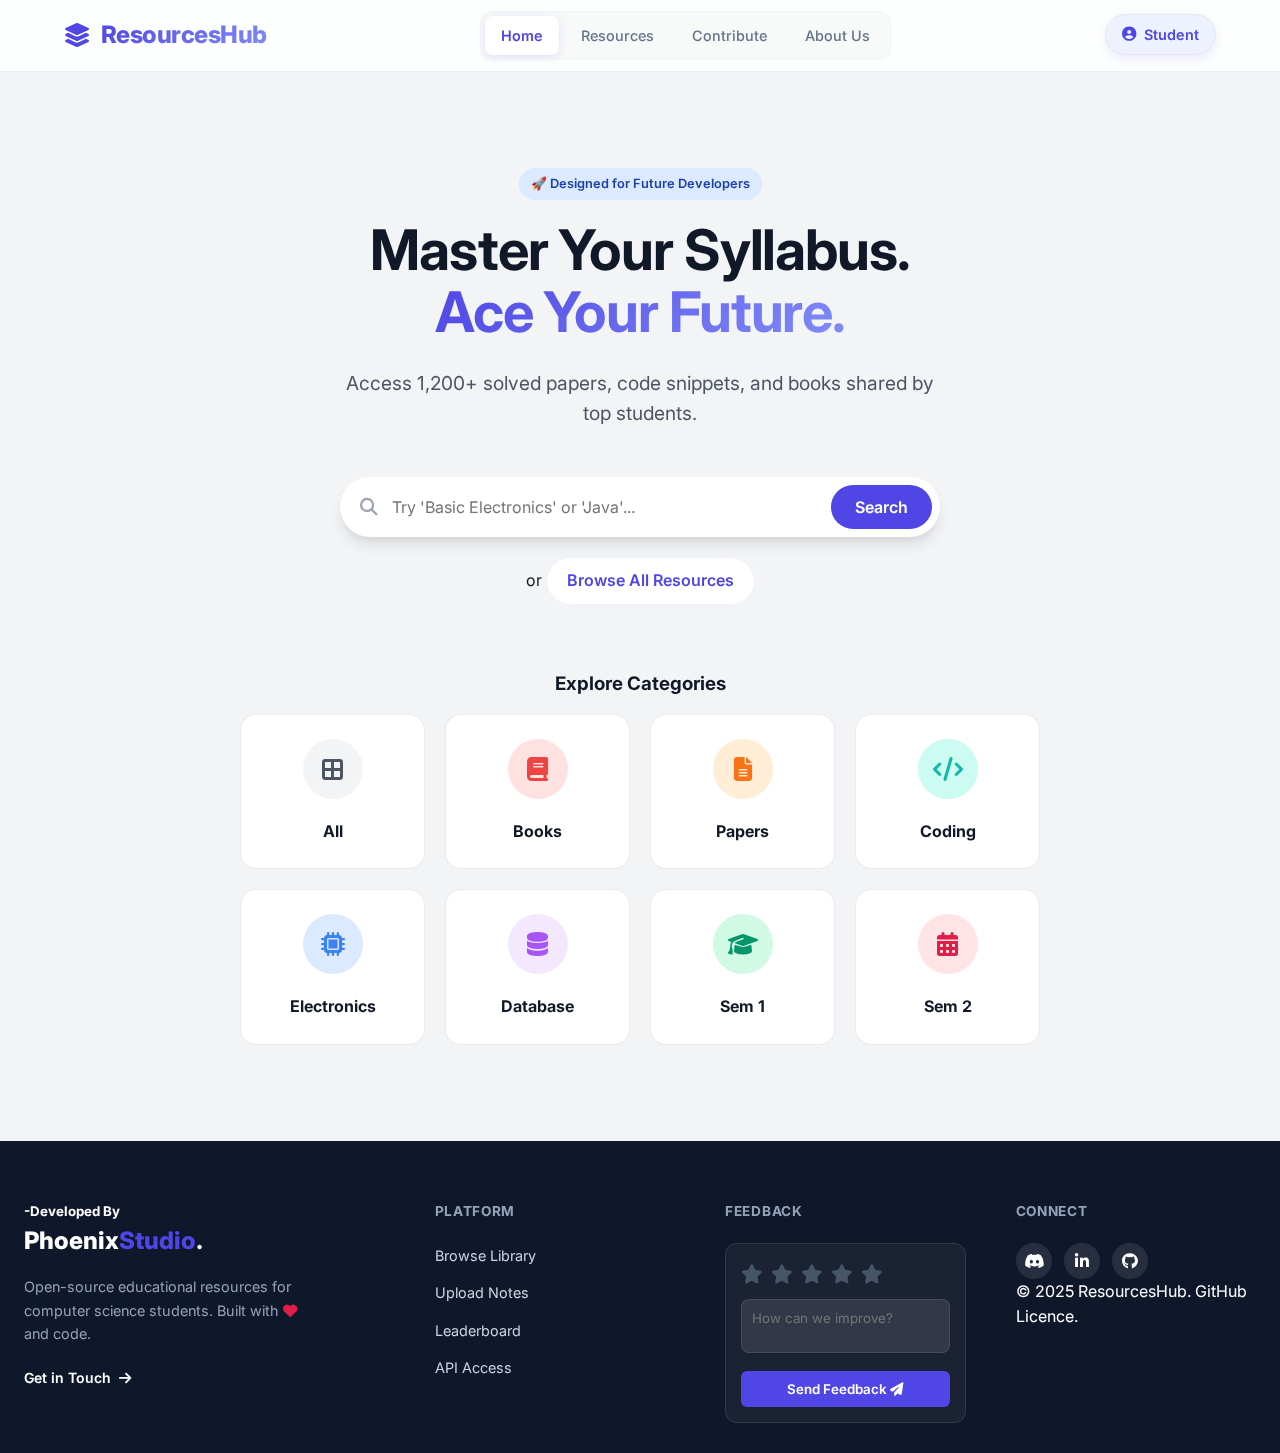
<file: index.html>
<!DOCTYPE html>
<html lang="en">
<head>
    <meta charset="UTF-8">
    <meta name="viewport" content="width=device-width, initial-scale=1.0">
    <title>Home | ResourcesHub</title>
    <link rel="apple-touch-icon" sizes="180x180" href="assets/apple-touch-icon.png">
    <link rel="icon" type="image/png" sizes="32x32" href="assets/favicon-32x32.png">
    <link rel="icon" type="image/png" sizes="16x16" href="assets/favicon-16x16.png">
    <link rel="manifest" href="assets/site.webmanifest">
    <link href="https://fonts.googleapis.com/css2?family=Inter:wght@400;500;600;700;800&display=swap" rel="stylesheet">
    <link href="https://cdnjs.cloudflare.com/ajax/libs/font-awesome/6.4.0/css/all.min.css" rel="stylesheet">
    <link rel="stylesheet" href="style.css">
</head>
<body class="home-body">

    <div class="mobile-nav-overlay" id="mobileOverlay" onclick="toggleMobileMenu()"></div>

    <header>
        <div class="brand">
            <i class="fas fa-layer-group" style="color: var(--primary);"></i> 
            <span>ResourcesHub</span>
        </div>
        
        <nav class="desktop-nav">
            <a href="./" class="active">Home</a>
            <a href="./resources">Resources</a>
            <a href="./contribute">Contribute</a>
            <a href="./#footer">About Us</a>
        </nav>

        <div class="header-actions">
            <div class="user-pill"><i class="fas fa-user-circle"></i> Student</div>
            <button class="hamburger-btn" aria-label="Toggle Menu" onclick="toggleMobileMenu()">
                <i class="fas fa-bars"></i>
            </button>
        </div>
    </header>

    <div class="mobile-menu" id="mobileMenu">
        <div class="mobile-menu-header">
            <span class="brand">Menu</span>
            <button onclick="toggleMobileMenu()"><i class="fas fa-times"></i></button>
        </div>
        <a href="./" class="active"><i class="fas fa-home"></i> Home</a>
        <a href="./resources"><i class="fas fa-book-open"></i> Resources</a>
        <a href="./contribute"><i class="fas fa-upload"></i> Contribute</a>
        <a href="./#footer"><i class="fas fa-info-circle"></i> About Us</a>
    </div>

    <div class="container center-layout home-hero-container">
        <div class="hero">
            <div class="badge-pill">🚀 Designed for Future Developers</div>
            <h1>Master Your Syllabus.<br><span class="gradient-text">Ace Your Future.</span></h1>
            <p class="hero-sub">Access 1,200+ solved papers, code snippets, and books shared by top students.</p>
            
            <div class="search-hero-wrapper">
                <div class="search-hero">
                    <i class="fas fa-search search-icon"></i>
                    <input type="text" id="homeSearchInput" placeholder="Try 'Basic Electronics' or 'Java'..." aria-label="Search resources">
                    <button onclick="performHomeSearch()">Search</button>
                </div>
                <div class="hero-cta-group">
                    <span class="or-divider">or</span>
                    <a href="./resources" class="btn-secondary">Browse All Resources</a>
                </div>
            </div>

            <h3 class="section-header-center">Explore Categories</h3>
            <div class="dashboard-grid center-grid">
                <a href="resources.html?cat=all" class="stat-card hover-card">
                    <div class="icon-box bg-gray"><i class="fa-solid fa-border-all"></i></div>
                    <h4>All</h4>
                </a>
                <a href="resources.html?cat=Book" class="stat-card hover-card">
                    <div class="icon-box bg-red"><i class="fas fa-book"></i></div>
                    <h4>Books</h4>
                </a>
                <a href="resources.html?cat=Paper" class="stat-card hover-card">
                    <div class="icon-box bg-orange"><i class="fas fa-file-alt"></i></div>
                    <h4>Papers</h4>
                </a>
                <a href="resources.html?cat=C%2B%2B" class="stat-card hover-card">
                    <div class="icon-box bg-teal"><i class="fas fa-code"></i></div>
                    <h4>Coding</h4>
                </a>
                <a href="./resources.html?cat=Electronics" class="stat-card hover-card">
                    <div class="icon-box bg-blue"><i class="fas fa-microchip"></i></div>
                    <h4>Electronics</h4>
                </a>
                <a href="./resources.html?cat=SQL" class="stat-card hover-card">
                    <div class="icon-box bg-purple"><i class="fas fa-database"></i></div>
                    <h4>Database</h4>
                </a>
                <a href="resources.html?sem=1" class="stat-card hover-card">
                    <div class="icon-box bg-emerald">
                    <i class="fas fa-graduation-cap"></i></div>
                    <h4>Sem 1</h4>
                </a>
                <a href="resources.html?sem=2" class="stat-card hover-card">
                    <div class="icon-box bg-rose">
                    <i class="fas fa-calendar-days"></i></div>
                    <h4>Sem 2</h4>
                </a>
            </div>
        </div>
    </div>

    <footer class="modern-footer" id="footer">
        <div class="footer-container">
            <div class="footer-col brand-col">
                <h5>-Developed By</h5>
                <div class="logo">Phoenix<span class="highlight">Studio</span>.</div>
                <p class="bio">
                    Open-source educational resources for computer science students. Built with <i class="fas fa-heart" style="color:#e11d48;"></i> and code.
                </p>
                <a href="https://wa.link/nazmb6" class="btn-contact">Get in Touch <i class="fas fa-arrow-right"></i></a>
            </div>

            <div class="footer-col platform">
                <h4>Platform</h4>
                <ul class="footer-links">
                    <li><a href="./resources">Browse Library</a></li>
                    <li><a href="./contribute">Upload Notes</a></li>
                    <li><a href="#">Leaderboard</a></li>
                    <li><a href="#">API Access</a></li>
                </ul>
            </div>

            <div class="footer-col review-col">
                <h4>Feedback</h4>
                <div class="review-form-card">
                    <form action="#" onsubmit="event.preventDefault(); alert('Thank You For Your Valuable Feedback !!');">
                        <div class="star-rating">
                            <input type="radio" name="rating" id="star5" value="5"><label for="star5" title="Excellent"><i class="fas fa-star"></i></label>
                            <input type="radio" name="rating" id="star4" value="4"><label for="star4" title="Good"><i class="fas fa-star"></i></label>
                            <input type="radio" name="rating" id="star3" value="3"><label for="star3" title="Average"><i class="fas fa-star"></i></label>
                            <input type="radio" name="rating" id="star2" value="2"><label for="star2" title="Poor"><i class="fas fa-star"></i></label>
                            <input type="radio" name="rating" id="star1" value="1"><label for="star1" title="Bad"><i class="fas fa-star"></i></label>
                        </div>
                        <textarea placeholder="How can we improve?" required></textarea>
                        <button type="submit" class="btn-submit">Send Feedback <i class="fas fa-paper-plane"></i></button>
                    </form>
                </div>
            </div>

            <div class="footer-col social-col">
                <h4>Connect</h4>
                <div class="social-links">
                    <a href="https://discord.com/users/1458341482875457568" class="social-btn discord"><i class="fab fa-discord"></i></a>
                    <a href="https://www.linkedin.com/in/aditya688" class="social-btn linkedin"><i class="fab fa-linkedin-in"></i></a>
                    <a href="https://github.com/aditya-godase" class="social-btn github"><i class="fab fa-github"></i></a>
                </div>
                <p class="copyright">© 2025 ResourcesHub. GitHub Licence.</p>
            </div>
        </div>
    </footer>

    <script src="script.js"></script>
</body>
</html>
</file>
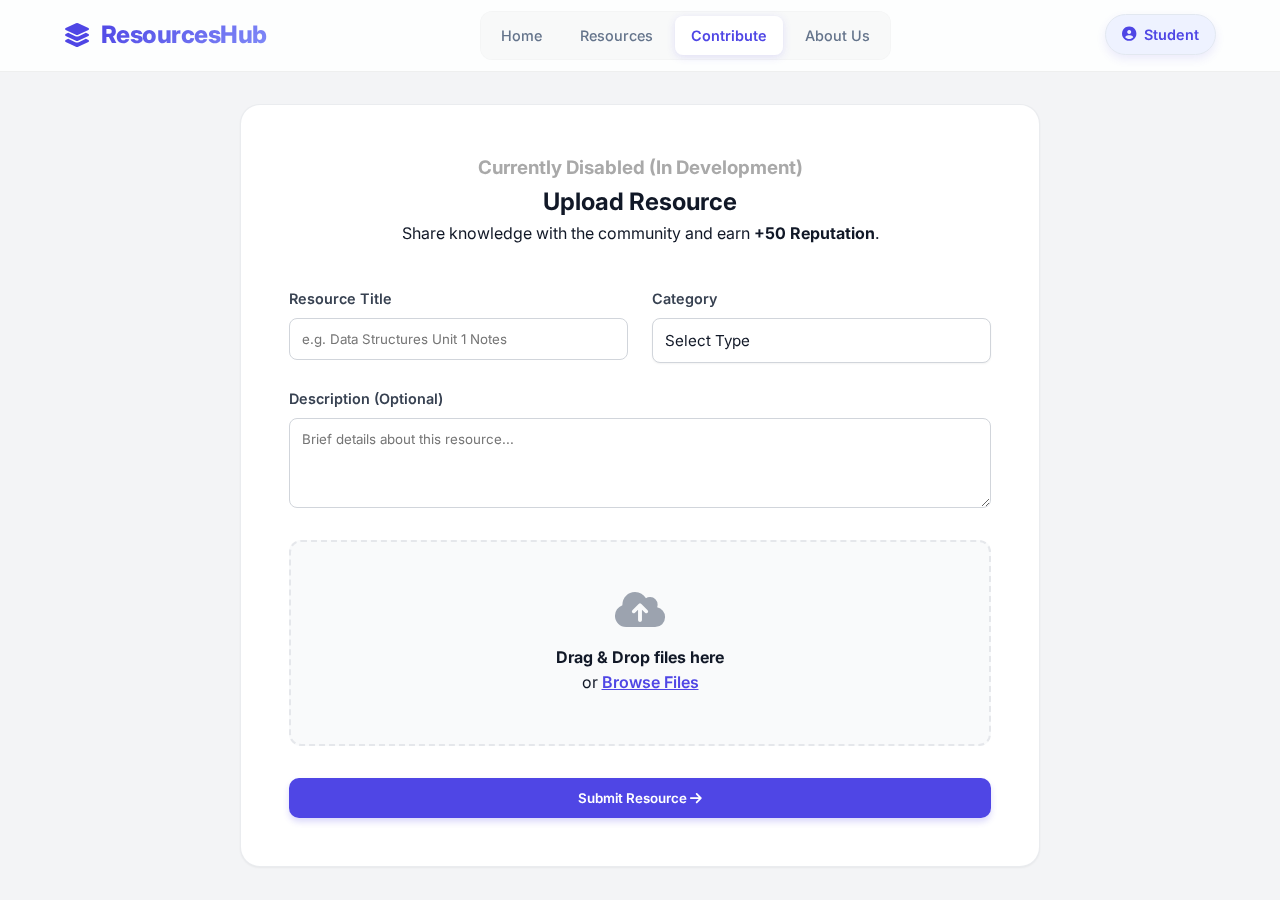
<file: contribute.html>
<!DOCTYPE html>
<html lang="en">
<head>
    <meta charset="UTF-8">
    <meta name="viewport" content="width=device-width, initial-scale=1.0">
    <title>Contribute | ResourcesHub</title>
    <link rel="apple-touch-icon" sizes="180x180" href="assets/apple-touch-icon.png">
    <link rel="icon" type="image/png" sizes="32x32" href="assets/favicon-32x32.png">
    <link rel="icon" type="image/png" sizes="16x16" href="assets/favicon-16x16.png">
    <link rel="manifest" href="assets/site.webmanifest">
    <link href="https://fonts.googleapis.com/css2?family=Inter:wght@400;500;600;700&display=swap" rel="stylesheet">
    <link href="https://cdnjs.cloudflare.com/ajax/libs/font-awesome/6.4.0/css/all.min.css" rel="stylesheet">
    <link rel="stylesheet" href="style.css">
</head>
<body>

    <div class="mobile-nav-overlay" id="mobileOverlay" onclick="toggleMobileMenu()"></div>

    <header>
        <div class="brand">
            <i class="fas fa-layer-group" style="color: var(--primary);"></i> 
            <span>ResourcesHub</span>
        </div>
        <nav class="desktop-nav">
            <a href="./">Home</a>
            <a href="./resources">Resources</a>
            <a href="./contribute"  class="active">Contribute</a>
            <a href="./#footer">About Us</a>
        </nav>
        <div class="header-actions">
            <div class="user-pill"><i class="fas fa-user-circle"></i> Student</div>
            <button class="hamburger-btn" onclick="toggleMobileMenu()"><i class="fas fa-bars"></i></button>
        </div>
    </header>

    <div class="mobile-menu" id="mobileMenu">
        <div class="mobile-menu-header">
            <span class="brand">Menu</span>
            <button onclick="toggleMobileMenu()"><i class="fas fa-times"></i></button>
        </div>
        <a href="./"><i class="fas fa-home"></i> Home</a>
        <a href="./resources" class="active"><i class="fas fa-book-open"></i> Resources</a>
        <a href="./contribute"><i class="fas fa-upload"></i> Contribute</a>
        <a href="./#footer"><i class="fas fa-info-circle"></i> About Us</a>
    </div>
    
    <div class="container center-layout">
        <div class="upload-card">
            <div class="upload-header">
                <h3 style="color: darkgray;">Currently Disabled (In Development)</h3>
                <h2>Upload Resource</h2>
                <p>Share knowledge with the community and earn <strong>+50 Reputation</strong>.</p>
            </div>

            <form onsubmit="handleUpload(event)">
                <div class="form-grid">
                    <div class="form-group">
                        <label>Resource Title</label>
                        <input type="text" placeholder="e.g. Data Structures Unit 1 Notes" required>
                    </div>
                    <div class="form-group">
                        <label>Category</label>
                        <div class="select-wrapper">
                            <select required>
                                <option value="" disabled selected>Select Type</option>
                                <option>Notes / Book</option>
                                <option>Question Paper</option>
                                <option>Code Snippet</option>
                            </select>
                        </div>
                    </div>
                </div>

                <div class="form-group">
                    <label>Description (Optional)</label>
                    <textarea rows="4" placeholder="Brief details about this resource..."></textarea>
                </div>

                <div class="drop-zone" id="dropZone">
                    <div class="drop-content">
                        <i class="fas fa-cloud-upload-alt"></i>
                        <h4>Drag & Drop files here</h4>
                        <p>or <span class="browse-link">Browse Files</span></p>
                    </div>
                    <input type="file" id="fileInput" hidden>
                </div>

                <button type="submit" class="btn-primary full-width">
                    Submit Resource <i class="fas fa-arrow-right"></i>
                </button>
            </form>
        </div>
    </div>

    <script src="script.js"></script>
</body>
</html>
</file>
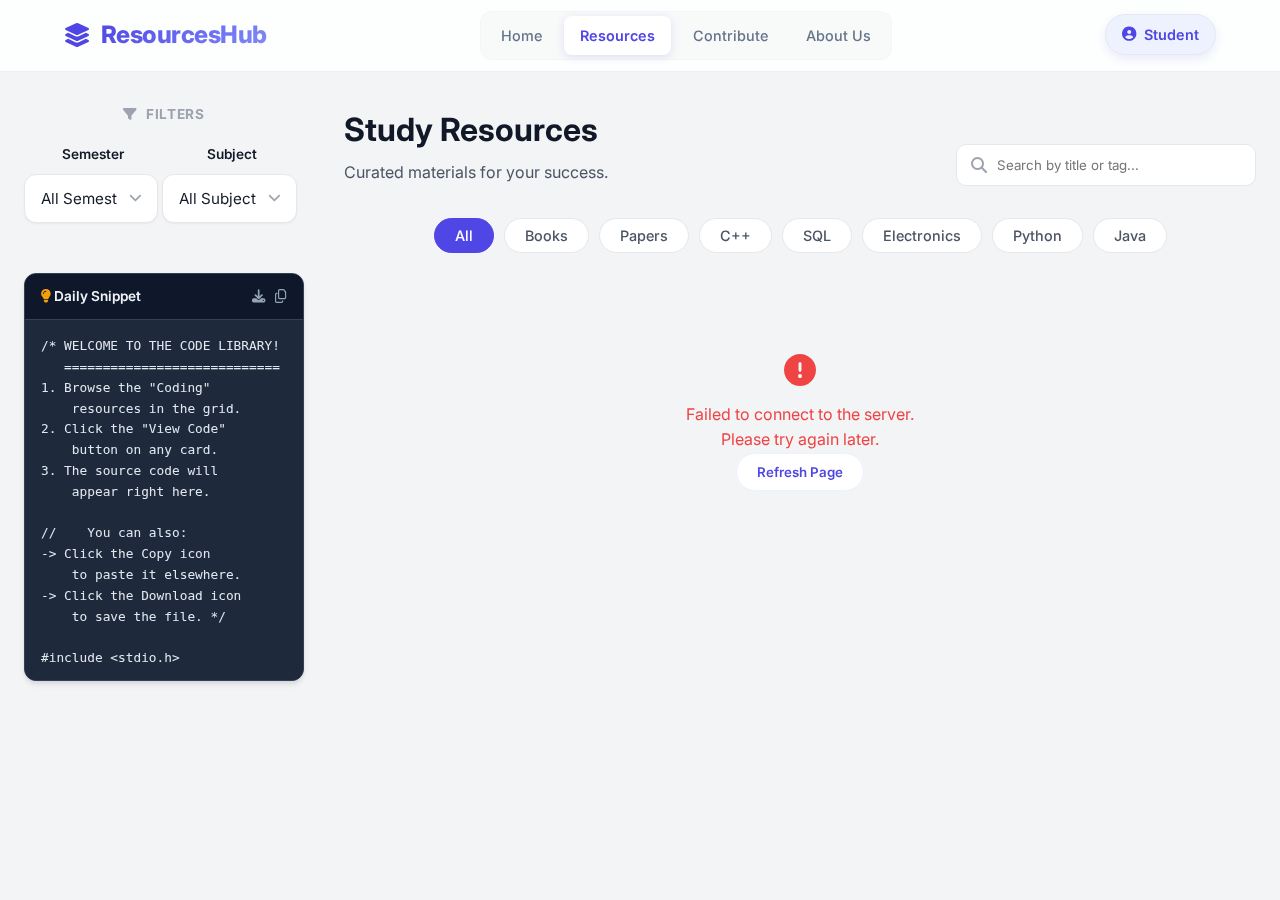
<file: resources.html>
<!DOCTYPE html>
<html lang="en">

<head>
    <meta charset="UTF-8">
    <meta name="viewport" content="width=device-width, initial-scale=1.0">
    <title>Library | ResourcesHub</title>
    <link rel="apple-touch-icon" sizes="180x180" href="assets/apple-touch-icon.png">
    <link rel="icon" type="image/png" sizes="32x32" href="assets/favicon-32x32.png">
    <link rel="icon" type="image/png" sizes="16x16" href="assets/favicon-16x16.png">
    <link rel="manifest" href="assets/site.webmanifest">
    <link href="https://fonts.googleapis.com/css2?family=Inter:wght@400;500;600;700&display=swap" rel="stylesheet">
    <link href="https://cdnjs.cloudflare.com/ajax/libs/font-awesome/6.4.0/css/all.min.css" rel="stylesheet">
    <link rel="stylesheet" href="style.css">
</head>

<body>

    <div class="mobile-nav-overlay" id="mobileOverlay" onclick="toggleMobileMenu()"></div>

    <header>
        <div class="brand">
            <i class="fas fa-layer-group" style="color: var(--primary);"></i> 
            <span>ResourcesHub</span>
        </div>
        <nav class="desktop-nav">
            <a href="./">Home</a>
            <a href="./resources" class="active">Resources</a>
            <a href="./contribute">Contribute</a>
            <a href="./#footer">About Us</a>
        </nav>
        <div class="header-actions">
            <div class="user-pill"><i class="fas fa-user-circle"></i> Student</div>
            <button class="hamburger-btn" onclick="toggleMobileMenu()"><i class="fas fa-bars"></i></button>
        </div>
    </header>

    <div class="mobile-menu" id="mobileMenu">
        <div class="mobile-menu-header">
            <span class="brand">Menu</span>
            <button onclick="toggleMobileMenu()"><i class="fas fa-times"></i></button>
        </div>
        <a href="./"><i class="fas fa-home"></i> Home</a>
        <a href="./resources" class="active"><i class="fas fa-book-open"></i> Resources</a>
        <a href="./contribute"><i class="fas fa-upload"></i> Contribute</a>
        <a href="./#footer"><i class="fas fa-info-circle"></i> About Us</a>
    </div>

    <div class="container main-layout">

        <aside class="sidebar">
            <div class="sidebar-sticky">
                <div class="filter-group">
                    <h3><i class="fas fa-filter"></i> Filters</h3>

                    <div class="input-group">
                        <label align="center">Semester</label>
                        <div class="select-wrapper">
                            <select id="semFilter" onchange="updateSubjects()">
                                <option value="all">All Semesters</option>
                                <option value="1">Semester 1</option>
                                <option value="2">Semester 2</option>
                                <option value="3">Semester 3</option>
                            </select>
                            <i class="fas fa-chevron-down custom-arrow"></i>
                        </div>
                    </div>

                    <div class="input-group">
                        <label align="center">Subject</label>
                        <div class="select-wrapper">
                            <select id="subjectFilter" onchange="filterResources()">
                                <option value="all">All Subjects</option>
                            </select>
                            <i class="fas fa-chevron-down custom-arrow"></i>
                        </div>
                    </div>
                </div>

                <div class="code-widget">
                    <div class="widget-header">
                        <span id="widgetTitle"><i class="fas fa-lightbulb text-yellow"></i> Daily Snippet</span>

                        <div style="display: flex; gap: 10px;">
                            <button id="desktopDownloadBtn" class="copy-btn-mini"
                                onclick="handleDownload(this, 'sidebarCodeBlock')" title="Download File">
                                <i class="fas fa-download"></i>
                            </button>

                            <button class="copy-btn-mini" onclick="handleCopy(this, 'sidebarCodeBlock')"
                                title="Copy Code">
                                <i class="far fa-copy"></i>
                            </button>
                        </div>
                    </div>
                    <div class="code-scroll-area">
<pre><code id="sidebarCodeBlock" class="language-c">/* WELCOME TO THE CODE LIBRARY!
   ============================
1. Browse the "Coding"
    resources in the grid.
2. Click the "View Code"
    button on any card.
3. The source code will 
    appear right here.

//    You can also:
-> Click the Copy icon 
    to paste it elsewhere.
-> Click the Download icon 
    to save the file. */

#include &lt;stdio.h&gt;

    int main() {
        printf("Happy Coding!");
        return 0;
    }
</code></pre>
                    </div>
                </div>
            </div>
        </aside>

        <main>
            <div class="page-header">
                <div class="header-content">
                    <h1>Study Resources</h1>
                    <p>Curated materials for your success.</p>
                </div>
                <div class="search-bar-wrapper">
                    <i class="fas fa-search"></i>
                    <input type="text" id="searchInput" placeholder="Search by title or tag..."
                        onkeyup="filterResources()">
                </div>
            </div>

            <div class="category-pills">
                <button class="pill active" onclick="setCategory('all', this)">All</button>
                <button class="pill" onclick="setCategory('Book', this)">Books</button>
                <button class="pill" onclick="setCategory('Paper', this)">Papers</button>
                <button class="pill" onclick="setCategory('C++', this)">C++</button>
                <button class="pill" onclick="setCategory('SQL', this)">SQL</button>
                <button class="pill" onclick="setCategory('Electronics', this)">Electronics</button>
                <button class="pill" onclick="setCategory('Python', this)">Python</button>
                <button class="pill" onclick="setCategory('Java', this)">Java</button>
            </div>

            <div id="resourceGrid" class="resource-grid">
            </div>
        </main>
    </div>

    <div class="center-code" id="codeAction">
        <div class="code-widget mobile-widget-style">
            <div class="widget-header">
                <span id="mobileWidgetTitle"
                    style="max-width: 60%; white-space: nowrap; overflow: hidden; text-overflow: ellipsis;">
                    <i class="fas fa-lightbulb text-yellow"></i> Daily Snippet
                </span>

                <div style="display: flex; gap: 12px;">
                    <button id="mobileDownloadBtn" class="copy-btn-mini"
                        onclick="handleDownload(this, 'mobileCodeBlock')" title="Download File">
                        <i class="fas fa-download"></i>
                    </button>

                    <button class="copy-btn-mini" onclick="handleCopy(this, 'mobileCodeBlock')" title="Copy Code">
                        <i class="far fa-copy"></i>
                    </button>
                </div>
            </div>
            <div class="m-code-scroll-area">
                <pre><code id="mobileCodeBlock" class="language-javascript">// Code will appear here...</code></pre>
            </div>
        </div>

        <button class="close-button" aria-label="Close" onclick="hideElement()">
            <i class="fa fa-times-circle"></i>
        </button>
    </div>

    <div id="toast" class="toast">
        <i class="fas fa-info-circle"></i> <span id="toastMsg">Notification...</span>
    </div>
    <script src="script.js"></script>
</body>
</html>
</file>
<file: style.css>
.mobile-menu,.mobile-nav-overlay{position:fixed;top:0;height:100%}.brand,.hero h1{letter-spacing:-.02em}.hero,.stat-card{text-align:center}.pill,.user-pill{white-space:nowrap}.bio,body{line-height:1.6}:root{--primary:#4f46e5;--primary-hover:#4338ca;--primary-light:#eef2ff;--secondary:#0f172a;--bg-body:#f3f4f6;--white:#ffffff;--glass-bg:rgba(255, 255, 255, 0.7);--card-border:rgba(229, 231, 235, 0.8);--text-dark:#111827;--text-gray:#4b5563;--text-light:#9ca3af;--radius:16px;--shadow-sm:0 1px 2px 0 rgba(0, 0, 0, 0.05);--shadow-md:0 4px 6px -1px rgba(0, 0, 0, 0.1),0 2px 4px -1px rgba(0, 0, 0, 0.06);--shadow-lg:0 10px 15px -3px rgba(0, 0, 0, 0.1),0 4px 6px -2px rgba(0, 0, 0, 0.05)}*{margin:0;padding:0;box-sizing:border-box}html{scroll-behavior:smooth;overflow-x:unset}body{width:100%;overflow-x:hidden;font-family:Inter,-apple-system,BlinkMacSystemFont,sans-serif;background:var(--bg-body);color:var(--text-dark);display:flex;flex-direction:column;min-height:100vh}.brand,header{display:flex;align-items:center}a{text-decoration:none;color:inherit;transition:color .2s}button,input,select,textarea{font-family:inherit}header{background:rgba(255,255,255,.85);backdrop-filter:blur(16px) saturate(180%);-webkit-backdrop-filter:blur(16px) saturate(180%);height:72px;padding:0 5%;width:100%;position:sticky;top:0;z-index:100;justify-content:space-between;border-bottom:1px solid rgba(0,0,0,.06);transition:background-color .3s}header.scrolled{box-shadow:0 4px 20px -2px rgba(0,0,0,.05);background:rgba(255,255,255,.95)}.brand{font-weight:800;font-size:1.5rem;gap:10px}.header-actions,.user-pill{align-items:center;display:flex}.brand span,.gradient-text{background:linear-gradient(135deg,var(--primary) 0,#818cf8 100%);-webkit-background-clip:text;background-clip:text;-webkit-text-fill-color:transparent}.brand:hover i{transform:rotate(-10deg) scale(1.1)}.desktop-nav{display:flex;gap:6px;background:rgba(0,0,0,.02);padding:4px;border-radius:12px;border:1px solid rgba(0,0,0,.02)}.desktop-nav a,.user-pill{padding:8px 16px;font-size:.9rem}.desktop-nav a{font-weight:500;color:#64748b;border-radius:8px;transition:.2s cubic-bezier(.4, 0, .2, 1);position:relative}.desktop-nav a:hover{color:var(--primary);background:#fff;box-shadow:0 2px 5px rgba(0,0,0,.03)}.desktop-nav a.active{color:var(--primary);background:#fff;font-weight:600;box-shadow:0 2px 8px rgba(79,70,229,.15)}.mobile-menu a.active,.mobile-menu a:hover,.user-pill{background:var(--primary-light);color:var(--primary)}.desktop-nav a.active::after{display:none}.header-actions{gap:16px}.user-pill{transform:translateY(-1px);box-shadow:0 4px 10px rgba(79,70,229,.1);border:1px solid #e2e8f0;gap:8px;transition:.2s}.user-pill i{color:var(--primary);transition:color .2s}.hamburger-btn{border-radius:8px;transition:background .2s}.hamburger-btn:hover{background:#f1f5f9}.header-actions{display:flex;align-items:center;gap:15px}.user-pill{border-radius:50px;font-weight:600}.hamburger-btn,.mobile-menu-header button{background:0 0;border:none;font-size:1.5rem;cursor:pointer}.hamburger-btn{display:none;color:var(--text-dark);padding:5px}.mobile-nav-overlay{left:0;width:100%;background:rgba(0,0,0,.5);z-index:101;display:none;opacity:0;transition:opacity .3s}.mobile-menu{right:-300px;width:280px;background:var(--white);z-index:102;padding:20px;box-shadow:-5px 0 15px rgba(0,0,0,.1);transition:right .3s cubic-bezier(.4, 0, .2, 1);display:flex;flex-direction:column;gap:10px}.mobile-menu-header{display:flex;justify-content:space-between;align-items:center;margin-bottom:20px;padding-bottom:15px;border-bottom:1px solid var(--card-border)}.search-bar-wrapper input:focus,.search-hero input:focus,.stat-card:hover{border-color:var(--primary)}.mobile-menu a{padding:12px 15px;border-radius:8px;font-weight:500;color:var(--text-gray);display:flex;align-items:center;gap:12px}.mobile-nav-open .mobile-menu{right:0}.mobile-nav-open .mobile-nav-overlay{display:block;opacity:1}.container{max-width:1280px;width:100%;margin:2rem auto;padding:0 24px;flex:1}.main-layout{display:grid;grid-template-columns:280px 1fr;gap:40px}.center-layout{display:flex;flex-direction:column;align-items:center}.home-hero-container{padding-top:4rem;padding-bottom:4rem}.hero{max-width:800px;margin:0 auto;width:100%}.badge-pill{display:inline-block;background:#dbeafe;color:#1e40af;font-size:.8rem;font-weight:600;padding:6px 12px;border-radius:20px;margin-bottom:20px}.hero h1{font-size:3.5rem;line-height:1.1;margin-bottom:1.5rem;color:var(--text-dark)}.filter-group h3,.footer-col h4{text-transform:uppercase;letter-spacing:.05em}.hero-sub{color:var(--text-gray);font-size:1.2rem;margin-bottom:3rem;max-width:600px;margin-left:auto;margin-right:auto}.search-hero-wrapper{display:flex;flex-direction:column;align-items:center;gap:20px;margin-bottom:4rem;width:100%}.filter-group h3,.section-header-center{margin-bottom:15px}.search-hero{position:relative;width:100%;max-width:600px;display:flex;align-items:center}.search-hero input{width:100%;padding:18px 24px 18px 50px;border-radius:50px;border:2px solid transparent;outline:0;box-shadow:var(--shadow-lg);font-size:1rem;transition:.3s}.search-icon{position:absolute;left:20px;color:#9ca3af;font-size:1.1rem}.search-hero button{position:absolute;right:8px;top:8px;bottom:8px;background:var(--primary);color:#fff;border:none;padding:0 24px;border-radius:40px;cursor:pointer;font-weight:600;font-size:1rem;transition:background .2s}.search-hero button:hover{background:var(--primary-hover)}.dashboard-grid{display:grid;grid-template-columns:repeat(auto-fit,minmax(160px,1fr));gap:20px;width:100%}.stat-card{background:#fff;padding:1.5rem;border-radius:var(--radius);border:1px solid var(--card-border);transition:.3s;display:flex;flex-direction:column;align-items:center;gap:15px}.stat-card:hover{transform:translateY(-5px);box-shadow:var(--shadow-md)}.icon-box{width:60px;height:60px;border-radius:50%;display:flex;align-items:center;justify-content:center;font-size:1.5rem;margin-bottom:5px}.bg-gray{background:#f3f4f6;color:#4b5563}.bg-red{background:#fee2e2;color:#ef4444}.bg-orange{background:#ffedd5;color:#f97316}.bg-teal{background:#ccfbf1;color:#14b8a6}.bg-blue{background:#dbeafe;color:#3b82f6}.bg-purple{background:#f3e8ff;color:#a855f7}.bg-emerald{background:#d1fae5;color:#059669}.bg-rose{background:#ffe4e6;color:#e11d48}.card,.pill,select option{background:#fff}.sidebar-sticky{position:sticky;top:100px;display:flex;flex-direction:column;gap:30px}.filter-group h3{font-size:.85rem;color:#9ca3af;font-weight:700;display:flex;justify-content:center;align-items:center;gap:8px}.input-group{display:inline-grid;width:48%;margin-bottom:20px}.category-pills,.page-header{display:flex;margin-bottom:2rem}.input-group label{display:block;font-size:.85rem;font-weight:600;color:var(--text-dark);margin-bottom:8px;margin-left:4px}.select-wrapper{position:relative;width:100%}.custom-arrow,.search-bar-wrapper i{position:absolute;top:50%;transform:translateY(-50%)}.select-wrapper select{width:100%;padding:14px 40px 14px 16px;font-size:.95rem;color:var(--text-dark);background-color:#fff;border:1px solid #e5e7eb;border-radius:12px;appearance:none;-webkit-appearance:none;-moz-appearance:none;transition:.3s cubic-bezier(.4, 0, .2, 1);box-shadow:var(--shadow-sm);cursor:pointer;outline:0}.select-wrapper select:hover{border-color:#cbd5e1;background-color:#f8fafc;transform:translateY(-1px);box-shadow:var(--shadow-md)}.select-wrapper select:focus{border-color:var(--primary);box-shadow:0 0 0 4px var(--primary-light);background-color:#fff}.custom-arrow{right:16px;color:#9ca3af;font-size:.8rem;pointer-events:none;transition:transform .3s,color .3s}.header-content p,.pill{color:var(--text-gray)}.select-wrapper select:focus+.custom-arrow{transform:translateY(-50%) rotate(180deg);color:var(--primary)}select option{padding:12px;color:var(--text-dark)}.page-header{justify-content:space-between;align-items:flex-end;flex-wrap:wrap;gap:20px}.header-content h1{font-size:2rem;margin-bottom:5px}.search-bar-wrapper{position:relative;width:300px}.search-bar-wrapper i{left:15px;color:#9ca3af}.search-bar-wrapper input{width:100%;padding:12px 12px 12px 40px;border-radius:10px;border:1px solid #e5e7eb;outline:0;transition:.2s}.category-pills{gap:10px;flex-wrap:wrap;justify-content:center;height:auto;overflow-x:auto;padding-bottom:5px;scrollbar-width:none}.category-pills::-webkit-scrollbar{display:none}.pill{border:1px solid #e5e7eb;padding:8px 20px;border-radius:50px;font-size:.9rem;font-weight:500;cursor:pointer;transition:.2s;flex-shrink:0}.card,.center-code{flex-direction:column}.pill:hover{background:#f9fafb;border-color:#d1d5db}.pill.active{background:var(--primary);color:#fff;border-color:var(--primary)}.resource-grid{display:grid;grid-template-columns:repeat(auto-fill,minmax(260px,1fr));gap:24px;width:100%}.card{border:1px solid var(--card-border);border-radius:16px;padding:1.5rem;transition:.3s;display:flex;position:relative;overflow:hidden}.card:hover{transform:translateY(-4px);box-shadow:var(--shadow-lg);border-color:rgba(79,70,229,.3)}.card-top{display:flex;justify-content:space-between;align-items:flex-start;margin-bottom:15px}.card-icon{width:40px;height:40px;border-radius:10px;display:flex;align-items:center;justify-content:center;font-size:1.2rem}.btn-small,.widget-header{font-size:.85rem;display:flex}.card h4{font-size:1.1rem;margin-bottom:8px;line-height:1.4;color:#111827}.meta-info{font-size:.85rem;color:#6b7280;margin-bottom:20px;display:flex;align-items:center;gap:8px}.btn-small,.toast{align-items:center;text-align:center}.btn-primary{background:var(--primary);color:#fff;border:none;padding:12px 24px;border-radius:10px;font-weight:600;cursor:pointer;transition:.2s;box-shadow:0 4px 6px rgba(79,70,229,.2);width:100%}.btn-primary:hover{background:var(--primary-hover);transform:translateY(-1px)}.btn-secondary{display:inline-block;color:var(--primary);font-weight:600;padding:10px 20px;border-radius:50px;background:#fff;border:1px solid var(--primary-light);transition:.2s;cursor:pointer}.btn-secondary:hover{background:var(--primary-light)}.btn-small{background-color:#eef2ff;color:#4f46e5;border:1px solid transparent;padding:10px 18px;border-radius:8px;font-weight:600;width:100%;justify-content:center;gap:8px;margin-top:auto;transition:.2s cubic-bezier(.4, 0, .2, 1)}.btn-small:hover{background-color:#4f46e5;color:#fff;transform:translateY(-2px);box-shadow:0 4px 12px rgba(79,70,229,.3)}.btn-small:active{transform:translateY(0)}.code-widget{background:#1e293b;border-radius:12px;border:1px solid #334155;overflow:hidden;box-shadow:var(--shadow-md)}.widget-header{background:#0f172a;padding:12px 16px;justify-content:space-between;align-items:center;border-bottom:1px solid #334155;color:#f1f5f9;font-weight:600}.code-scroll-area,.m-code-scroll-area{padding:16px;overflow-x:auto;overflow-y:auto;scrollbar-width:thin;scrollbar-color:#475569 #1e293b}.text-yellow{color:#f59e0b}.copy-btn-mini{background:0 0;border:none;color:#94a3b8;cursor:pointer}.copy-btn-mini:hover{color:#fff}.code-scroll-area{max-height:40vh;background:#1e293b}.code-scroll-area::-webkit-scrollbar{width:8px;height:8px}.code-scroll-area::-webkit-scrollbar-track{background:#1e293b}.code-scroll-area::-webkit-scrollbar-thumb{background-color:#475569;border-radius:4px;border:2px solid #1e293b}.code-scroll-area::-webkit-scrollbar-thumb:hover{background-color:#64748b}.code-scroll-area pre,.m-code-scroll-area pre{margin:0}.code-scroll-area code,.m-code-scroll-area code{font-family:Consolas,monospace;font-size:.8rem;line-height:1.5;color:#e2e8f0}.m-code-scroll-area{background:#1e293b}.m-code-scroll-area::-webkit-scrollbar{width:8px;height:8px}.m-code-scroll-area::-webkit-scrollbar-track{background:#1e293b}.m-code-scroll-area::-webkit-scrollbar-thumb{background-color:#475569;border-radius:4px;border:2px solid #1e293b}.m-code-scroll-area::-webkit-scrollbar-thumb:hover{background-color:#64748b}.kwd{color:#c678dd}.str{color:#98c379}.cmt{color:#5c6370}.toast{visibility:hidden;min-width:250px;background-color:var(--secondary);color:#fff;border-radius:50px;padding:12px 24px;position:fixed;z-index:10001;left:50%;bottom:30px;transform:translateX(-50%) translateY(20px);font-size:.9rem;font-weight:500;box-shadow:0 10px 15px -3px rgba(0,0,0,.3);opacity:0;transition:.3s cubic-bezier(.4, 0, .2, 1);display:flex;justify-content:center;gap:10px}.browse-link,.btn-contact:hover,.logo .highlight,.toast i{color:var(--primary)}.toast.show{visibility:visible;opacity:1;transform:translateX(-50%) translateY(0)}.upload-card{background:#fff;width:100%;max-width:800px;padding:3rem;border-radius:20px;border:1px solid var(--card-border);box-shadow:var(--shadow-sm)}.upload-header{text-align:center;margin-bottom:2.5rem}.form-grid{display:grid;grid-template-columns:1fr 1fr;gap:24px}.form-group{margin-bottom:1.5rem}.form-group label{display:block;margin-bottom:8px;font-weight:600;font-size:.9rem;color:#374151}.form-group input,.form-group select,.form-group textarea{width:100%;padding:12px;border:1px solid #d1d5db;border-radius:8px;outline:0;transition:.2s}.form-group input:focus,.form-group textarea:focus{border-color:var(--primary);box-shadow:0 0 0 3px var(--primary-light)}.drop-zone{border:2px dashed #e5e7eb;padding:3rem 1rem;text-align:center;border-radius:12px;margin-bottom:2rem;cursor:pointer;transition:.3s;background:#f9fafb}.drop-zone:hover{border-color:var(--primary);background:var(--primary-light)}.drop-content i{font-size:2.5rem;color:var(--text-light);margin-bottom:15px}.browse-link{font-weight:600;text-decoration:underline}.modern-footer{background:#0f172a;color:#fff;padding:60px 0 30px;margin-top:auto}.footer-container{max-width:1280px;margin:0 auto;padding:0 24px;display:grid;grid-template-columns:1.5fr 1fr 1fr 1fr;gap:50px}.footer-col h4{font-size:.85rem;color:#94a3b8;margin-bottom:20px;font-weight:700}.logo{font-size:1.5rem;font-weight:800;color:#fff;margin-bottom:15px}.bio{color:#94a3b8;font-size:.9rem;margin-bottom:20px;max-width:300px}.footer-links{list-style:none}.footer-links li{margin-bottom:12px}.footer-links a{color:#cbd5e1;font-size:.9rem;transition:.2s}.footer-links a:hover{color:var(--primary);display:inline-block;padding-left:10px;font-size:.9rem}.btn-contact{display:inline-flex;align-items:center;gap:8px;color:#fff;font-weight:600;font-size:14px;transition:.3s}.btn-contact:hover{gap:12px}.review-form-card{background:rgba(255,255,255,.05);padding:15px;border-radius:12px;border:1px solid rgba(255,255,255,.1)}.star-rating{display:flex;flex-direction:row-reverse;justify-content:flex-end;gap:8px;margin-bottom:10px}.star-rating input{display:none}.star-rating label{cursor:pointer;color:#475569;font-size:1.2rem;transition:color .2s;display:inline-block}.star-rating input:checked~label,.star-rating label:hover,.star-rating label:hover~label{color:#fbbf24}.review-form-card textarea{background:rgba(255,255,255,.1);border:1px solid rgba(255,255,255,.1);color:#fff;width:100%;border-radius:8px;padding:10px;margin-bottom:10px;resize:none;font-family:inherit}.btn-submit{background:var(--primary);width:100%;border:none;padding:10px;border-radius:6px;color:#fff;font-weight:600;cursor:pointer}.social-links{display:flex;gap:12px}.social-btn{width:36px;height:36px;border-radius:50%;background:rgba(255,255,255,.1);display:flex;align-items:center;justify-content:center;color:#fff;transition:.3s}.social-btn:hover{background:var(--primary);transform:translateY(-3px)}.center-code{display:none;justify-content:center;align-items:center;position:fixed;top:0;left:0;width:100vw;height:100vh;background-color:rgba(15,23,42,.85);backdrop-filter:blur(8px);-webkit-backdrop-filter:blur(8px);z-index:9999}.center-code .code-widget{width:90%;max-width:600px;height:70vh;background:#1e293b;border-radius:12px;border:1px solid #334155;overflow:hidden;box-shadow:0 20px 25px -5px rgba(0,0,0,.1),0 10px 10px -5px rgba(0,0,0,.04);display:flex;flex-direction:column}.center-code .code-scroll-area{flex:1;overflow:auto;padding:1rem}.close-button{margin-top:20px;background:0 0;border:none;cursor:pointer;font-size:2.5rem;color:#94a3b8;transition:color .3s,transform .2s}.close-button:hover{color:#ef4444;transform:scale(1.1)}.close-button:active{transform:scale(.95)}@media (max-width:1024px){.container{padding:0 20px}.hero h1{font-size:2.8rem}.main-layout{grid-template-columns:240px 1fr;gap:30px}.footer-container{grid-template-columns:1fr 1fr;gap:40px}}@media (max-width:768px){.footer-container,.form-grid,.main-layout{grid-template-columns:1fr}.desktop-nav,.sidebar,.user-pill{display:none}.hamburger-btn{display:block}.hero h1{font-size:2.2rem}.hero-sub{font-size:1rem}.page-header{flex-direction:column;align-items:flex-start}.search-bar-wrapper{width:100%}.upload-card{padding:1.5rem}.footer-container{text-align:center}.social-links,.star-rating{justify-content:center}.bio{margin:0 auto 20px}}@media (max-width:480px){.or-divider,.platform{display:none}.resource-grid{grid-template-columns:1fr}.dashboard-grid{grid-template-columns:1fr 1fr}.search-hero input{padding:14px 14px 14px 40px;font-size:.9rem}.search-hero button{padding:0 16px;font-size:.9rem}.btn-secondary{width:100%;text-align:center}.hero-cta-group{flex-direction:column;gap:10px}}
</file>
